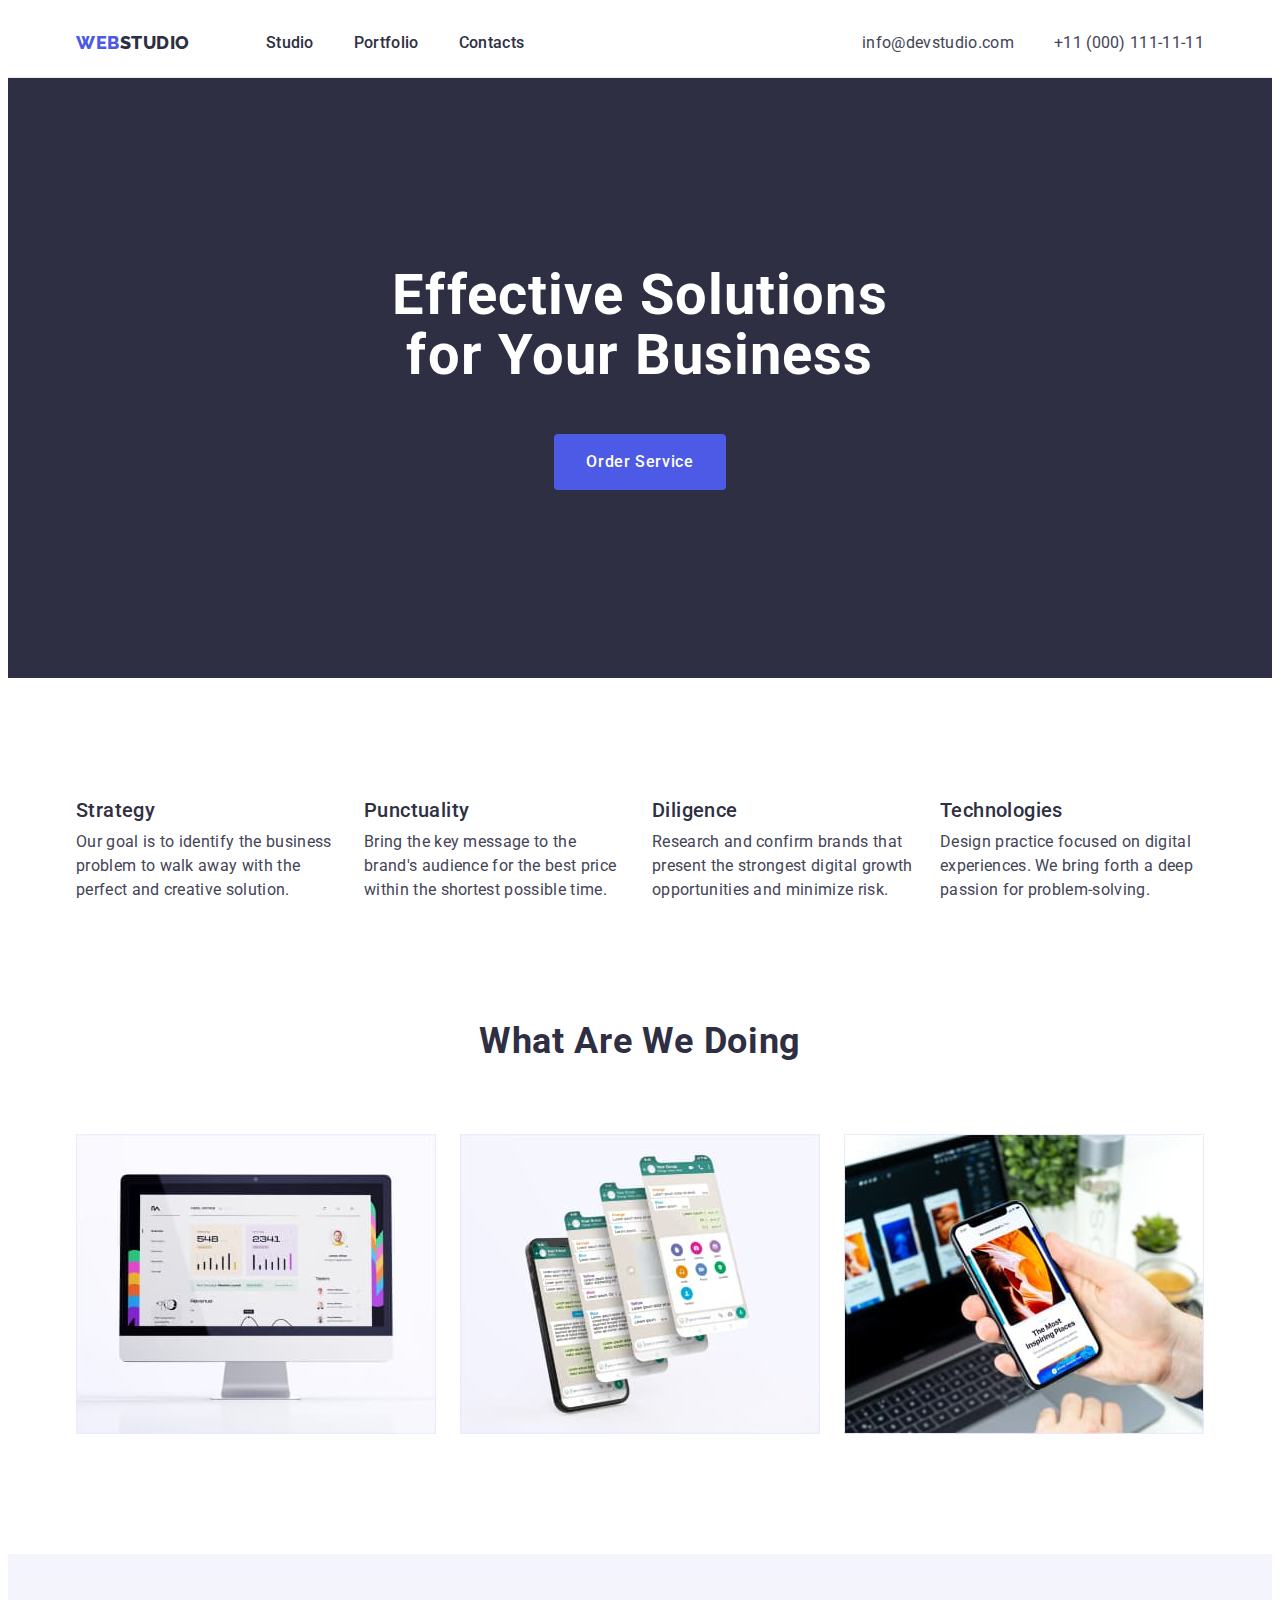
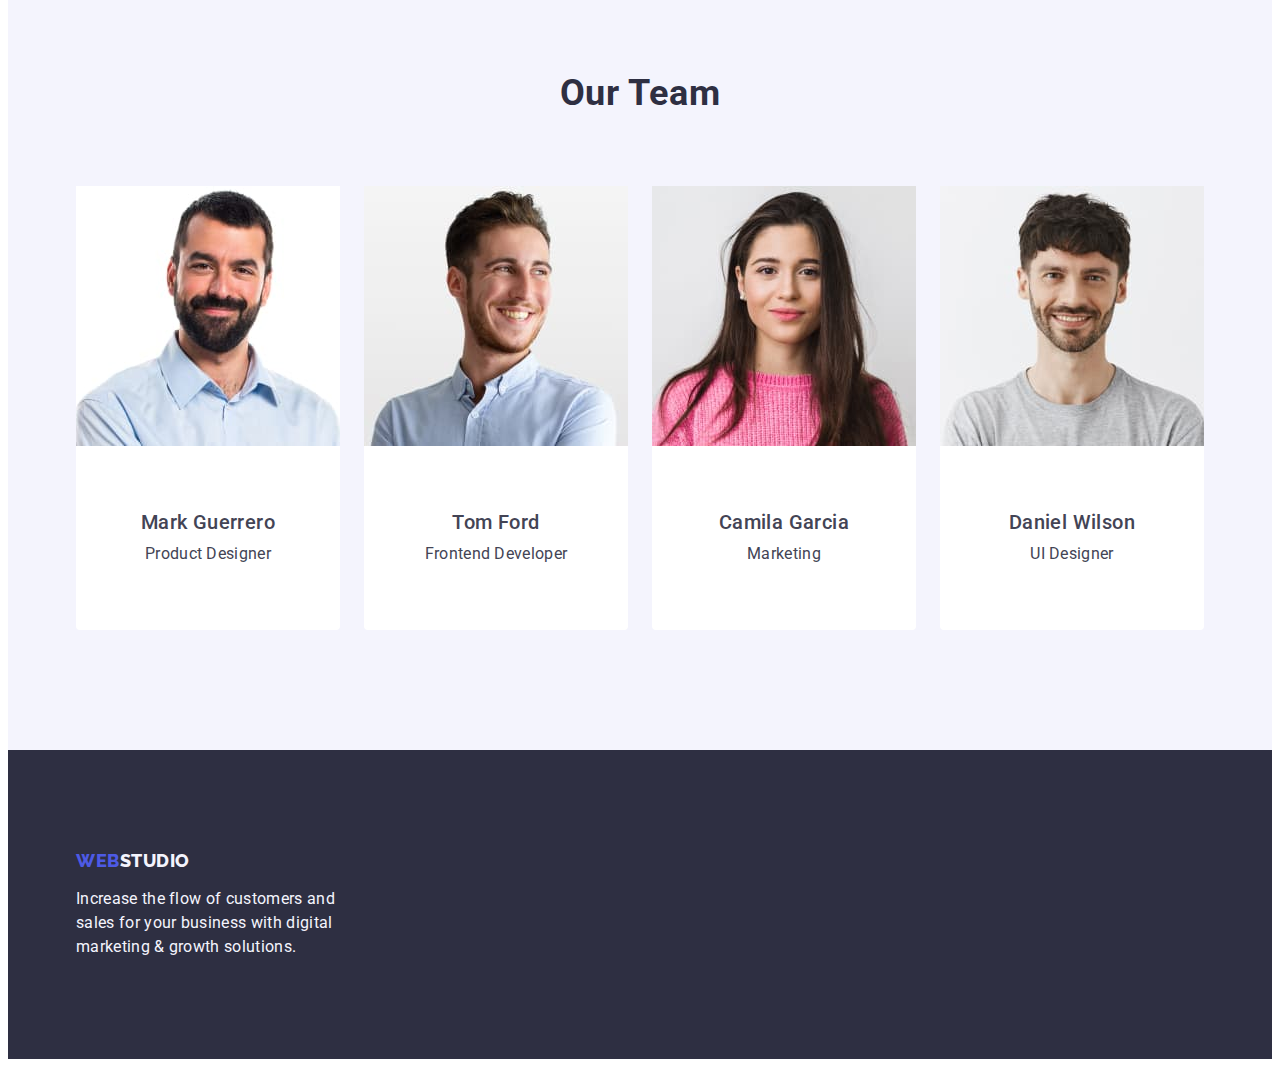
<file: index.html>
<!DOCTYPE html>
<html lang="en">

<head>
    <meta charset="UTF-8">
    <meta http-equiv="X-UA-Compatible" content="IE=edge">
    <meta name="viewport" content="width=device-width, initial-scale=1.0">
    <title>WebStudio</title>
    <link rel="preconnect" href="https://fonts.googleapis.com">
    <link rel="preconnect" href="https://fonts.gstatic.com" crossorigin>
    <link
        href="https://fonts.googleapis.com/css2?family=Roboto:wght@400;500;700;900&family=Raleway:wght@0,800;1,800&display=swap"
        rel="stylesheet">
    <link rel="stylesheet" href="https://cdnjs.cloudflare.com/ajax/libs/modern-normalize/1.1.0/modern-normalize.min.css"
        integrity="sha512-wpPYUAdjBVSE4KJnH1VR1HeZfpl1ub8YT/NKx4PuQ5NmX2tKuGu6U/JRp5y+Y8XG2tV+wKQpNHVUX03MfMFn9Q=="
        crossorigin="anonymous" referrerpolicy="no-referrer" />
    <link rel="stylesheet" href="./css/style.css" />
</head>

<body>
    <header class="page-header">
        <div class="container main-nav">
            <nav class="nav-header">
                <a href="./index.html" class="link logo">Web<span class="logo-header">Studio</span></a>
                <ul class="list nav-list">
                    <li><a class="link nav-link" href="./index.html">Studio</a></li>
                    <li><a class="link nav-link" href="./portfolio.html">Portfolio</a></li>
                    <li><a class="link nav-link" href="">Contacts</a></li>
                </ul>
            </nav>
            <address class="address">
                <ul class="list nav-address">
                    <li><a class="link address-link" href="mailto:info@devstudio.com">info@devstudio.com</a></li>
                    <li><a class="link address-link" href="tel:+110001111111">+11 (000) 111-11-11</a></li>
                </ul>
            </address>
        </div>

    </header>

    <main>
        <!-- section HERO -->
        <section class="hero">
            <div class="container">
                <h1 class="hero-title">Effective Solutions
                    for Your Business</h1>
                <button type="button" class="hero-button">Order Service</button>
            </div>
        </section>

        <!-- section FEATURES -->
        <section class="features">
            <div class="container">
                <h2 class="visually-hidden">Our Strategy</h2>
                <ul class="list features-list">
                    <li class="features-list-item">
                        <h3 class="features-title">Strategy</h3>
                        <p class="features-text">Our goal is to identify the business
                            problem to walk away with the perfect and creative solution.</p>
                    </li>
                    <li class="features-list-item">
                        <h3 class="features-title">Punctuality</h3>
                        <p class="features-text">Bring the key message to the brand's audience for the best price within
                            the
                            shortest possible
                            time.</p>
                    </li>
                    <li class="features-list-item">
                        <h3 class="features-title">Diligence</h3>
                        <p class="features-text">Research and confirm brands that present the strongest digital growth
                            opportunities and minimize
                            risk.</p>
                    </li>
                    <li class="features-list-item">
                        <h3 class="features-title">Technologies</h3>
                        <p class="features-text">Design practice focused on digital experiences. We bring forth a deep
                            passion for
                            problem-solving.</p>
                    </li>
                </ul>
            </div>
        </section>

        <!-- section third DOING -->
        <section class="doing">
            <div class="container">
                <h2 class="doing-title">What are we doing</h2>
                <ul class="list doing-list">
                    <li class="doing-item"><img src="./images/doing/img1.jpg" alt="pc" width="360" /></li>
                    <li class="doing-item"><img src="./images/doing/img2.jpg" alt="phone" width="360" /></li>
                    <li class="doing-item"><img src="./images/doing/img3.jpg" alt="pc and phone" width="360" /></li>
                </ul>
            </div>
        </section>

        <!-- section four TEAM -->
        <section class="team">
            <div class="container">
                <h2 class="team-title">Our Team</h2>
                <ul class="list team-list">
                    <li class="person-card">
                        <img class="person-img" src="./images/team/img4.jpg" alt="Mark" width="264" />
                        <div class="person-desc">
                            <h3 class="person-name">Mark Guerrero</h3>
                            <p class="person-position">Product Designer</p>
                        </div>

                    </li>
                    <li class="person-card">
                        <img class="person-img" src="./images/team/img5.jpg" alt="Tom" width="264" />
                        <div class="person-desc">
                            <h3 class="person-name">Tom Ford</h3>
                            <p class="person-position">Frontend Developer</p>
                        </div>

                    </li>
                    <li class="person-card">
                        <img class="person-img" src="./images/team/img6.jpg" alt="Camilla" width="264" />
                        <div class="person-desc">
                            <h3 class="person-name">Camila Garcia</h3>
                            <p class="person-position">Marketing</p>
                        </div>

                    </li>
                    <li class="person-card">
                        <img class="person-img" src="./images/team/img7.jpg" alt="Daniel" width="264" />
                        <div class="person-desc">
                            <h3 class="person-name">Daniel Wilson</h3>
                            <p class="person-position">UI Designer</p>
                        </div>

                    </li>
                </ul>
            </div>
        </section>
    </main>

    <footer class="footer">
        <div class="container">
            <a href="./index.html" class="link logo-footer">Web<span class="logo-footer-span">Studio</span></a>
            <p class="slogan-text">Increase the flow of customers and sales for your business with digital marketing &
                growth solutions.</p>
        </div>

    </footer>

</body>

</html>
</file>
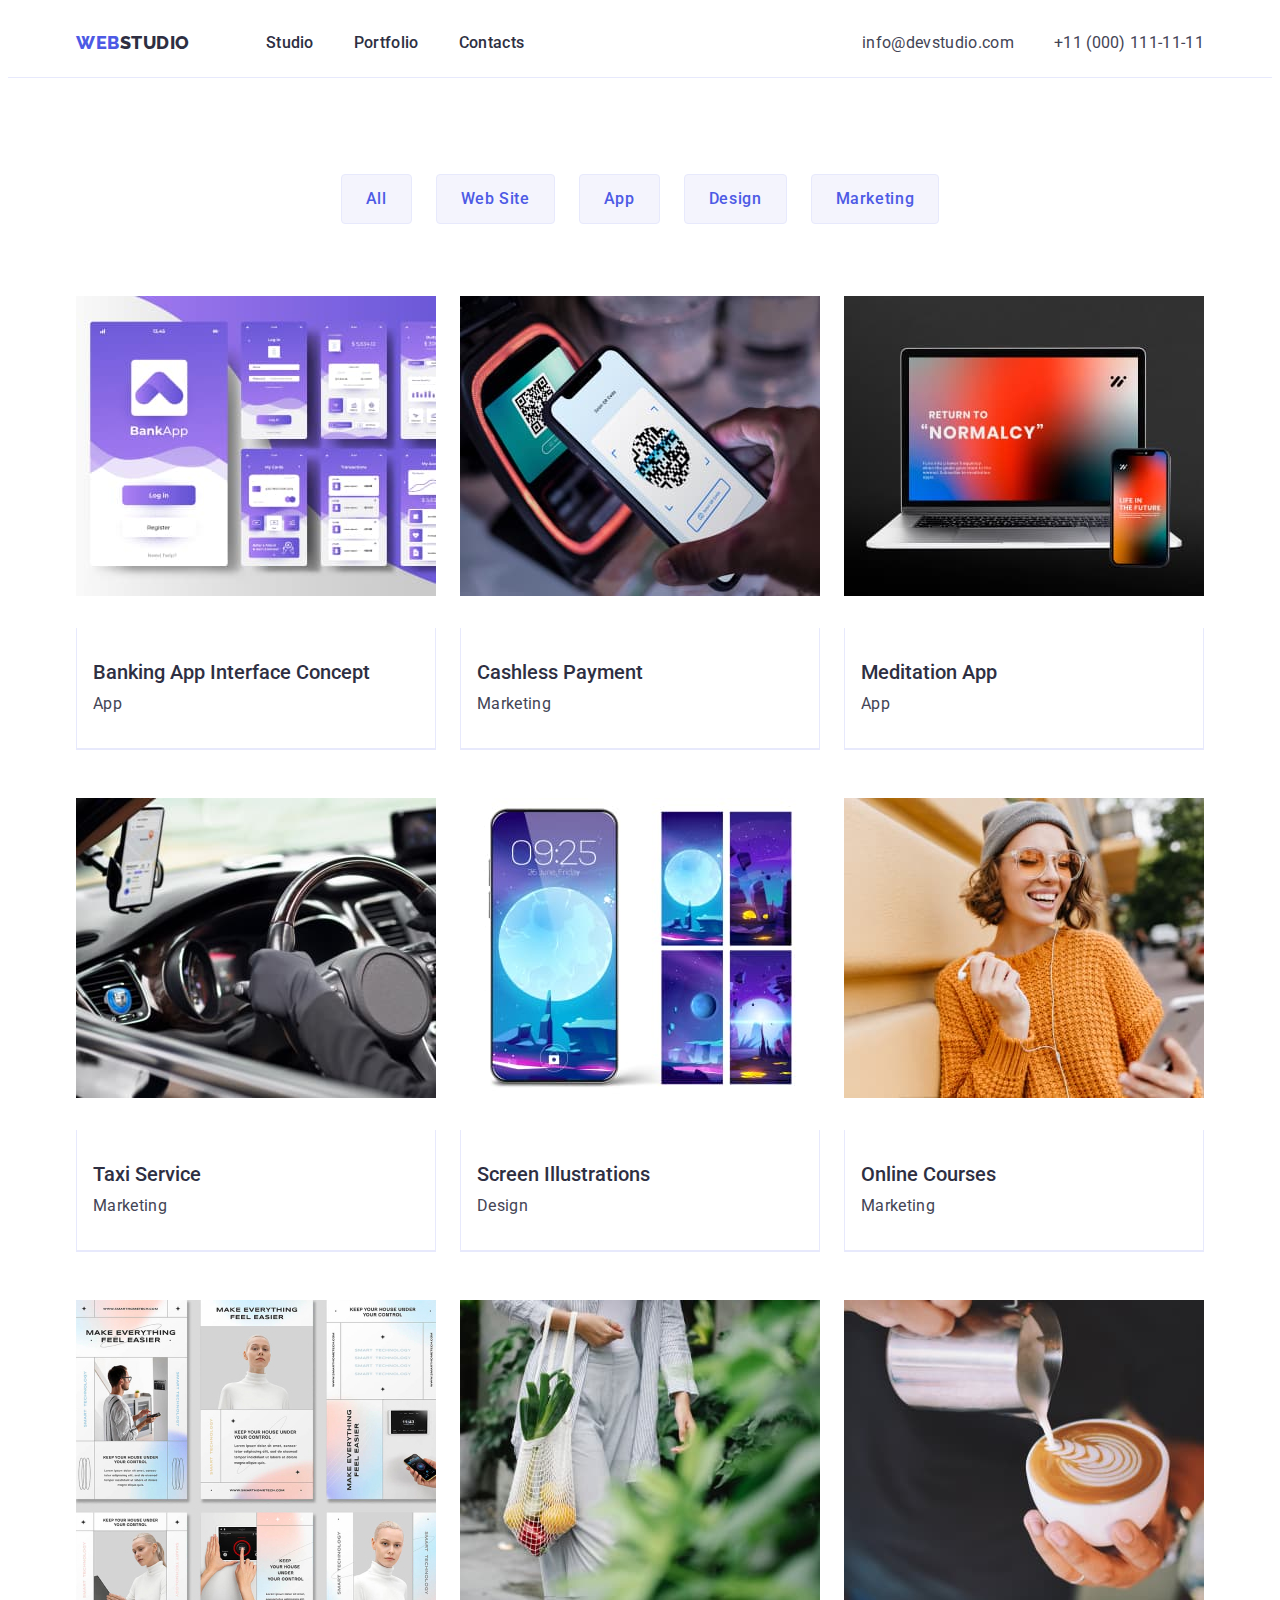
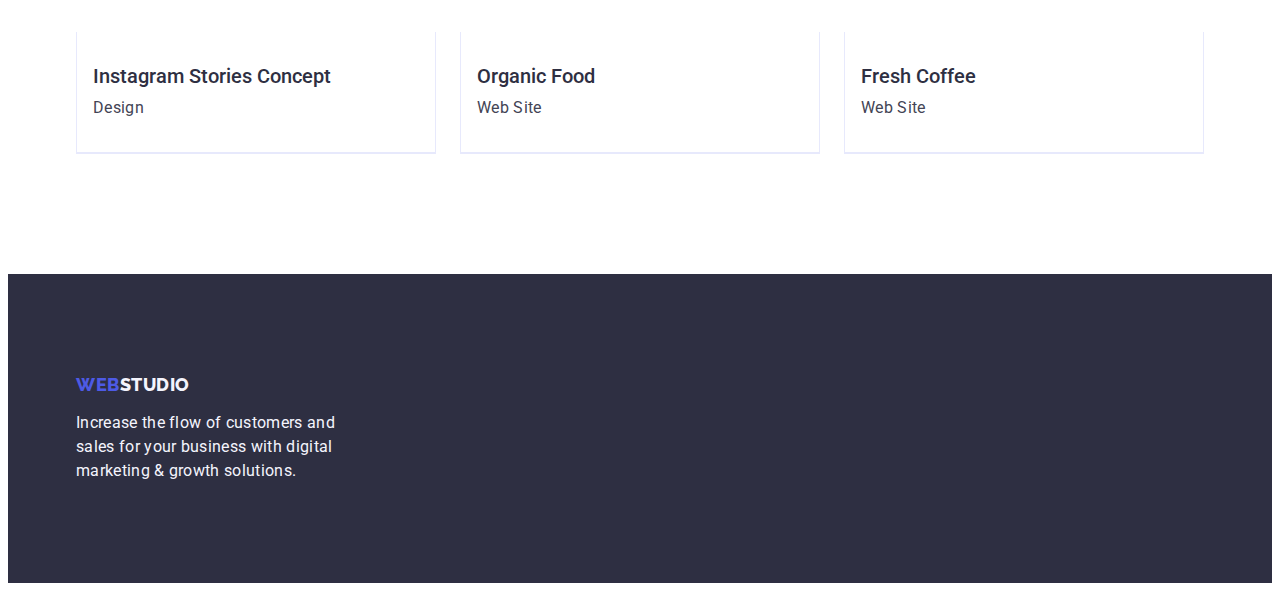
<file: portfolio.html>
<!DOCTYPE html>
<html lang="en">

<head>
    <meta charset="UTF-8">
    <meta name="viewport" content="width=device-width, initial-scale=1.0">
    <title>Portfolio</title>
    <link rel="preconnect" href="https://fonts.googleapis.com">
    <link rel="preconnect" href="https://fonts.gstatic.com" crossorigin>
    <link
        href="https://fonts.googleapis.com/css2?family=Roboto:wght@400;500;700;900&family=Raleway:wght@0,800;1,800&display=swap"
        rel="stylesheet">
    <link rel="stylesheet" href="https://cdnjs.cloudflare.com/ajax/libs/modern-normalize/1.1.0/modern-normalize.min.css"
        integrity="sha512-wpPYUAdjBVSE4KJnH1VR1HeZfpl1ub8YT/NKx4PuQ5NmX2tKuGu6U/JRp5y+Y8XG2tV+wKQpNHVUX03MfMFn9Q=="
        crossorigin="anonymous" referrerpolicy="no-referrer" />
    <link rel="stylesheet" href="./css/style.css" />
</head>

<body>
    <header class="page-header">
        <div class="container main-nav">
            <nav class="nav-header">
                <a href="./index.html" class="link logo">Web<span class="logo-header">Studio</span></a>
                <ul class="list nav-list">
                    <li><a class="link nav-link" href="./index.html">Studio</a></li>
                    <li><a class="link nav-link" href="./portfolio.html">Portfolio</a></li>
                    <li><a class="link nav-link" href="">Contacts</a></li>
                </ul>
            </nav>
            <address class="address">
                <ul class="list nav-address">
                    <li><a class="link address-link" href="mailto:info@devstudio.com">info@devstudio.com</a></li>
                    <li><a class="link address-link" href="tel:+110001111111">+11 (000) 111-11-11</a></li>
                </ul>
            </address>
        </div>

    </header>

    <main>
        <section class="portfolio">
            <div class="container">
                <h1 class="visually-hidden">Menu Portfolio</h1>
                <ul class="list filter">
                    <li class="link"><button class="btn btn-menu" type="button">All</button></li>
                    <li class="link"><button class="btn btn-menu" type="button">Web Site</button></li>
                    <li class="link"><button class="btn btn-menu" type="button">App</button></li>
                    <li class="link"><button class="btn btn-menu" type="button">Design</button></li>
                    <li class="link"><button class="btn btn-menu" type="button">Marketing</button></li>
                </ul>


                <ul class="list benefits-list">
                    <li class="card-benefits">
                        <a href="" class="link"><img class="benefits-img" src="./images/benefits/bnf1.jpg"
                                alt="Banking App" width="360" height="300" />
                            <div class="card-text">
                                <h2 class="card-title">Banking App Interface Concept</h2>
                                <p class="card-desc">App</p>
                            </div>
                        </a>

                    </li>
                    <li class="card-benefits">
                        <a href="" class="link"><img class="benefits-img" src="./images/benefits/bnf2.jpg"
                                alt="Cash payment" width="360" height="300" />
                            <div class="card-text">
                                <h2 class="card-title">Cashless Payment</h2>
                                <p class="card-desc">Marketing</p>
                            </div>
                        </a>

                    </li>
                    <li class="card-benefits">
                        <a href="" class="link"><img class="benefits-img" src="./images/benefits/bnf3.jpg"
                                alt="Meditation App" width="360" height="300" />
                            <div class="card-text">
                                <h2 class="card-title">Meditation App</h2>
                                <p class="card-desc">App</p>
                            </div>

                        </a>

                    </li>
                    <li class="card-benefits">
                        <a href="" class="link"><img class="benefits-img" src="./images/benefits/bnf4.jpg"
                                alt="Taxi Service" width="360" height="300" />
                            <div class="card-text">
                                <h2 class="card-title">Taxi Service</h2>
                                <p class="card-desc">Marketing</p>
                            </div>

                        </a>

                    </li>
                    <li class="card-benefits">
                        <a href="" class="link"><img class="benefits-img" src="./images/benefits/bnf5.jpg"
                                alt="Screen Illustrations" width="360" height="300" />
                            <div class="card-text">
                                <h2 class="card-title">Screen Illustrations</h2>
                                <p class="card-desc">Design</p>
                            </div>

                        </a>

                    </li>
                    <li class="card-benefits">
                        <a href="" class="link"><img class="benefits-img" src="./images/benefits/bnf6.jpg"
                                alt="Online Courses" width="360" height="300" />
                            <div class="card-text">
                                <h2 class="card-title">Online Courses</h2>
                                <p class="card-desc">Marketing</p>
                            </div>

                        </a>

                    </li>
                    <li class="card-benefits">
                        <a href="" class="link"><img class="benefits-img" src="./images/benefits/bnf7.jpg"
                                alt="Instagram Stories" width="360" height="300" />
                            <div class="card-text">
                                <h2 class="card-title">Instagram Stories Concept</h2>
                                <p class="card-desc">Design</p>
                            </div>

                        </a>

                    </li>
                    <li class="card-benefits">
                        <a href="" class="link"><img class="benefits-img" src="./images/benefits/bnf8.jpg"
                                alt="Organic food" width="360" height="300" />
                            <div class="card-text">
                                <h2 class="card-title">Organic Food</h2>
                                <p class="card-desc">Web Site</p>
                            </div>

                        </a>

                    </li>
                    <li class="card-benefits">
                        <a href="" class="link"><img class="benefits-img" src="./images/benefits/bnf9.jpg"
                                alt="Fresh cofee" width="360" height="300" />
                            <div class="card-text">
                                <h2 class="card-title">Fresh Coffee</h2>
                                <p class="card-desc">Web Site</p>
                            </div>

                        </a>

                    </li>
                </ul>
            </div>
        </section>



    </main>
    <footer class="footer">
        <div class="container">
            <a href="./index.html" class="link logo-footer">Web<span class="logo-footer-span">Studio</span></a>
            <p class="slogan-text">Increase the flow of customers and sales for your business with digital marketing &
                growth solutions.</p>
        </div>

    </footer>
</body>

</html>
</file>
<file: css/style.css>
body {
    color: var(--SLATE-color);
    background-color: var(--WHITE-color);
    font-family: "Roboto", sans-serif;

}

*,
*::after,
*::before {
    box-sizing: border-box;
}

h1,
h2,
h3,
h4,
h5,
h6,
p {
    margin: 0;
}

ul,
ol {
    padding-left: 0;
    margin: 0;
}

img {
    display: block;
    max-width: 100%;
}

:root {
    --NAVY-BLUE-color: #2E2F42;
    --WHITE-color: #ffffff;
    --SLATE-color: #434455;
    /*body text*/
    --IRIS-color: #4D5AE5;
    --CORN-FLOWER-color: #E7E9FC;
    --CLOUD-color: #F4F4FD;
    --OCEAN-color: #404BBF;
    --FONT-LOGO: "Raleway", sans-serif;
}

.link {
    text-decoration: none;
}

.list {
    list-style: none;
}

.container {
    width: 1158px;
    margin: 0 auto;
    padding-left: 15px;
    padding-right: 15px;
}

.visually-hidden {
    position: absolute;
    width: 1px;
    height: 1px;
    margin: -1px;
    border: 0;
    padding: 0;
    white-space: nowrap;
    clip-path: inset(100%);
    clip: rect(0 0 0 0);
    overflow: hidden;
}

/* HEADER */

.page-header {
    display: flex;
    justify-content: space-between;
    border-bottom: 1px solid var(--CORN-FLOWER-color);
}

.main-nav {
    display: flex;
    justify-content: space-between;
    align-items: center;
}

.nav-header {
    display: flex;
    align-items: center;

}

.nav-list {
    display: flex;
    gap: 40px;

}

.link.logo {
    color: var(--IRIS-color);
    font-family: var(--FONT-LOGO);
    font-weight: 800;
    font-size: 18px;
    line-height: 1.17;
    letter-spacing: 0.03em;
    text-transform: uppercase;
    padding-top: 24px;
    padding-bottom: 24px;
    margin-right: 76px;
}

.logo-header {
    color: var(--NAVY-BLUE-color);

}

.link.nav-link {
    font-size: 16px;
    font-weight: 500;
    line-height: 1.5;
    letter-spacing: 0.02em;
    color: var(--NAVY-BLUE-color);
    padding: 24px 0;



}

.nav-link:hover,
.nav-link:focus {
    color: var(--OCEAN-color);
}

.address {
    font-style: normal;
}

.nav-address {
    display: flex;
    gap: 40px;
}

.address-link {
    font-size: 16px;
    font-weight: 400;
    line-height: 1.5;
    color: var(--SLATE-color);
    letter-spacing: 0.02em;
}

.address-link:hover,
.address-link:focus {
    color: var(--OCEAN-color);
    text-decoration: underline;
}

/* section first HERO */
.hero {
    text-align: center;
    background-color: var(--NAVY-BLUE-color);
    padding-top: 188px;
    padding-bottom: 188px;
}

.hero-title {
    color: var(--WHITE-color);
    font-size: 56px;

    font-weight: 700;
    line-height: 1.07;
    /* text-align: center; */
    letter-spacing: 0.02em;
    max-width: 496px;
    margin-left: auto;
    margin-right: auto;
    margin-bottom: 48px;
    margin-top: 0;
}

.hero-button {
    display: block;
    min-width: 169px;
    background-color: var(--IRIS-color);
    color: var(--WHITE-color);
    font-family: inherit;
    font-size: 16px;
    font-weight: 500;
    line-height: 1.5;
    letter-spacing: 0.04em;
    cursor: pointer;
    border: none;
    border-radius: 4px;

    padding: 16px 32px 16px 32px;
    margin: 0 auto;


}

.hero-button:hover,
.hero-button:focus {
    background-color: var(--OCEAN-color);
}

/* section second FEATURES */

.features {
    padding-top: 120px;
    padding-bottom: 120px;
}

.list.features-list {
    display: flex;


}

.features-list-item {
    /* flex-basis: calc((1128px-72px)/4) */
    flex-basis: 264px;
}

.features-list-item:not(:last-child) {
    margin-right: 24px;
}

.features-title {
    font-size: 20px;
    font-weight: 500;
    line-height: 1.2;
    letter-spacing: 0.02em;
    color: var(--NAVY-BLUE-color);
    margin-bottom: 8px;
}

.features-text {
    /* font-size: 16px; */
    /* font-weight: 400; */
    line-height: 1.5;
    color: var(--SLATE-color);
    letter-spacing: 0.02em;
}

/* section third DOING */

.doing {
    padding-bottom: 120px;
}

.list.doing-list {
    display: flex;
    gap: 24px;
}

.doing-item {
    flex-basis: calc((100% - 48px) / 3);
}

.doing-title {
    font-size: 36px;
    font-weight: 700;
    line-height: 1.11;
    letter-spacing: 0.02em;
    text-align: center;
    text-transform: capitalize;
    color: var(--NAVY-BLUE-color);
    margin-bottom: 72px;

}

/* section four TEAM */
.team {
    background-color: var(--CLOUD-color);
    padding-top: 120px;
    padding-bottom: 120px;
}

.list.team-list {
    display: flex;
    gap: 24px;
}

.team-title {
    font-size: 36px;
    font-weight: 700;
    line-height: 1.11;
    letter-spacing: 0.02em;
    text-align: center;
    text-transform: capitalize;
    color: var(--NAVY-BLUE-color);
    margin-bottom: 72px;
}


.person-card {
    display: flex;
    flex-direction: column;
    align-items: center;
    padding-bottom: 32px;
    background-color: var(--WHITE-color);
    border-radius: 0px 0px 4px 4px;
}

.person-img {
    margin-bottom: 32px;
}

.person-desc {
    margin: 0 auto;
    padding: 32px 0;
}

.person-name {
    font-size: 20px;
    font-weight: 500;
    line-height: 1.2;
    letter-spacing: 0.02em;
    margin-bottom: 8px;
    text-align: center;

}

.person-position {
    line-height: 1.5;
    letter-spacing: 0.02em;
    color: var(--SLATE-color);
    text-align: center;
}



/* footer */
/* section SLOGAN */
.footer {
    padding-top: 100px;
    padding-bottom: 100px;
    background-color: var(--NAVY-BLUE-color);
}

.logo-footer {
    display: inline-block;
    font-family: var(--FONT-LOGO);
    color: var(--IRIS-color);
    font-weight: 800;
    font-size: 18px;
    line-height: 1.17;
    letter-spacing: 0.03em;
    text-transform: uppercase;
    margin-bottom: 16px;
}

.logo-footer-span {
    font-family: var(--FONT-LOGO);
    color: var(--CLOUD-color);

}

.slogan-text {
    /* font-size: 16px; */
    /* font-weight: 400; */
    max-width: 264px;
    line-height: 1.5;
    letter-spacing: 0.02em;
    color: var(--CLOUD-color)
}

/* Portfolio */

.portfolio {
    padding-top: 96px;
    padding-bottom: 120px;
    padding-right: 0;
    padding-left: 0;
}

.list.filter {
    display: flex;
    justify-content: center;
    gap: 24px;
    margin-bottom: 72px;

}

.btn-menu {
    font-family: inherit;
    font-size: 16px;
    font-weight: 500;
    line-height: 1.5;
    letter-spacing: 0.04em;
    color: var(--IRIS-color);
    background-color: var(--CLOUD-color);
    cursor: pointer;
    text-align: center;
    border-radius: 4px;
    border: 1px solid var(--CORN-FLOWER-color);
    padding: 12px 24px 12px 24px;
}

.btn-menu:hover,
.btn-menu:focus {
    color: var(--WHITE-color);
    background-color: var(--OCEAN-color);
    border: 1px solid transparent;
}

.benefits-list {
    display: flex;
    flex-wrap: wrap;
    /* відстань між рядками та колонками     */
    row-gap: 48px;
    column-gap: 24px;
}

.card-benefits {
    border-bottom: 1px solid var(--CORN-FLOWER-color);
    /* розрахунок ширини флекс елемента  */
    /* 100% - кількість_проміжків_у_рядку * значення_одного_проміжку) / кількість_елементів_у_рядку */
    width: calc((100% - 48px) / 3);
}

.benefits-img {
    margin-bottom: 32px;
}

.card-text {
    padding: 32px 16px;
    border: 1px solid var(--CORN-FLOWER-color);
    border-top: none;
}

.card-title {
    color: var(--NAVY-BLUE-color);
    font-size: 20px;
    font-weight: 500;
    line-height: 1.2;

    margin-bottom: 8px;
}

.card-desc {
    color: var(--SLATE-color);
    line-height: 1.5;
    letter-spacing: 0.02em;
}
</file>
